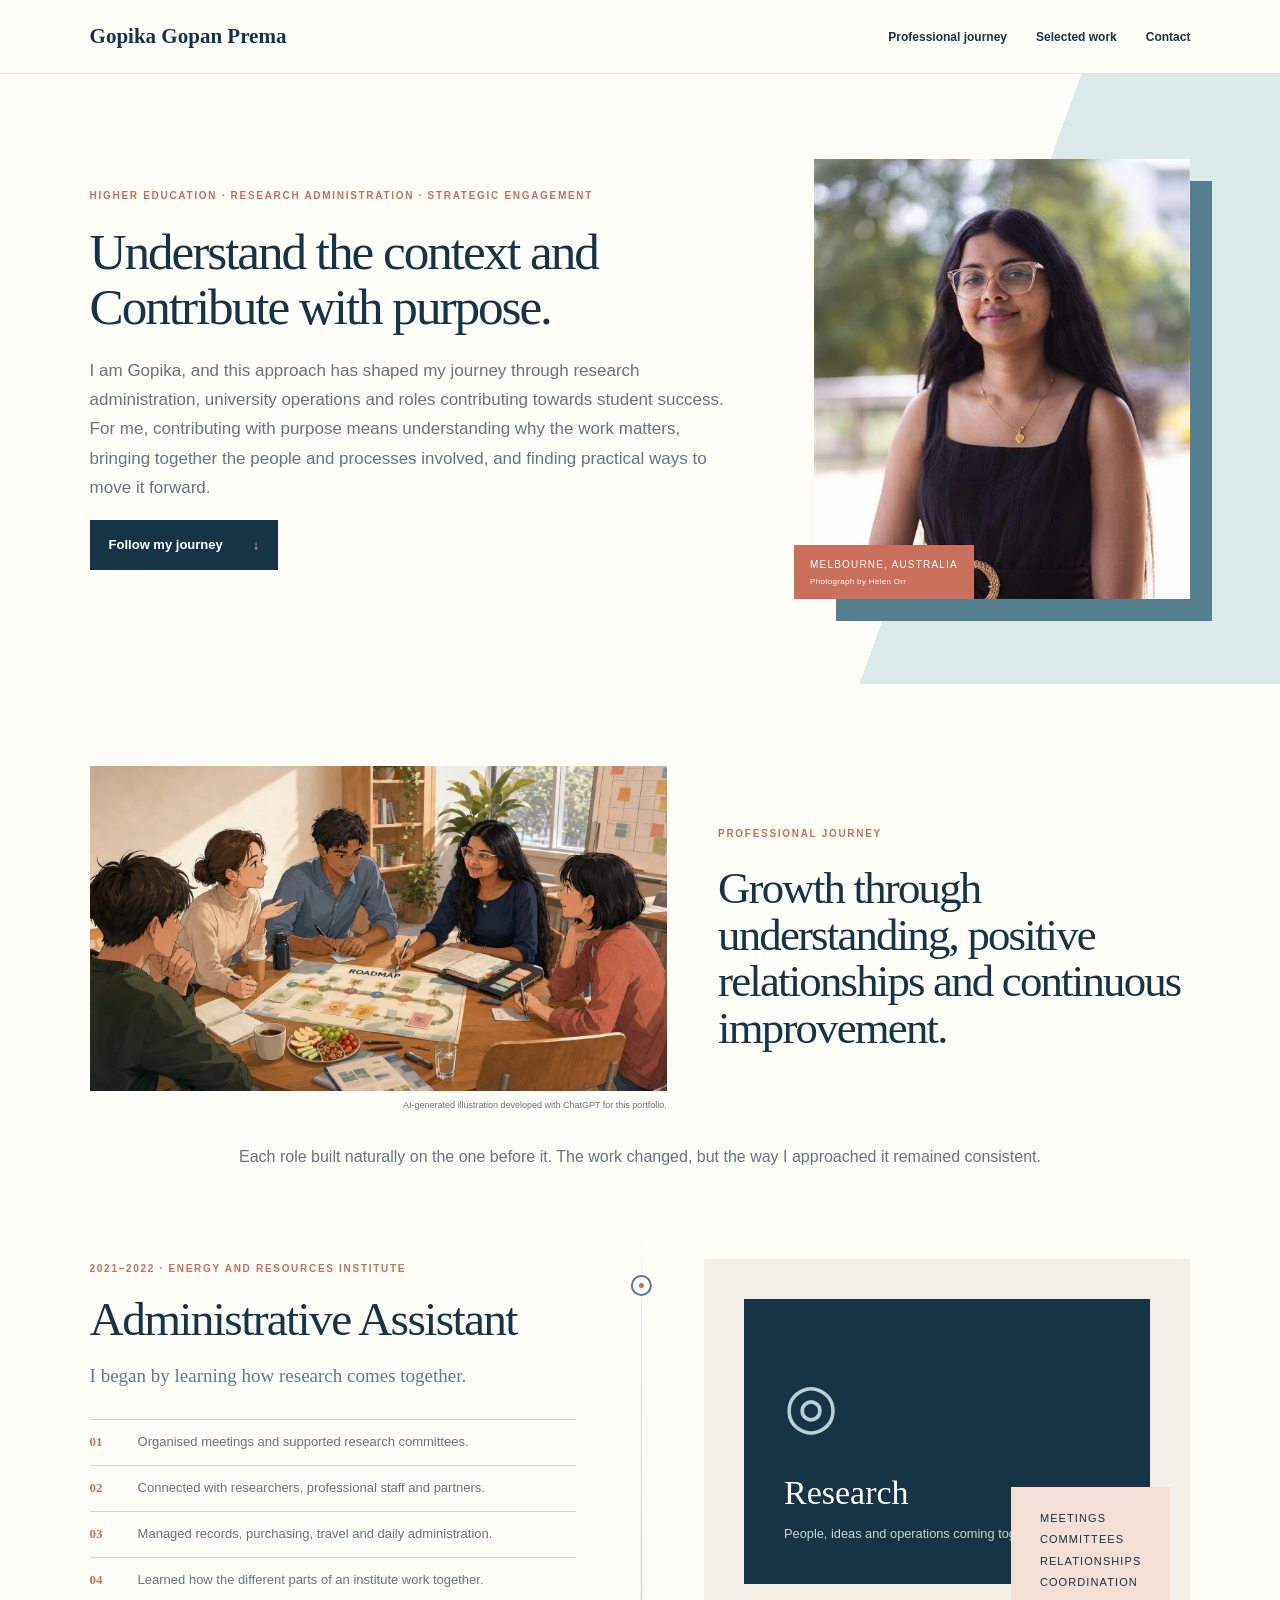
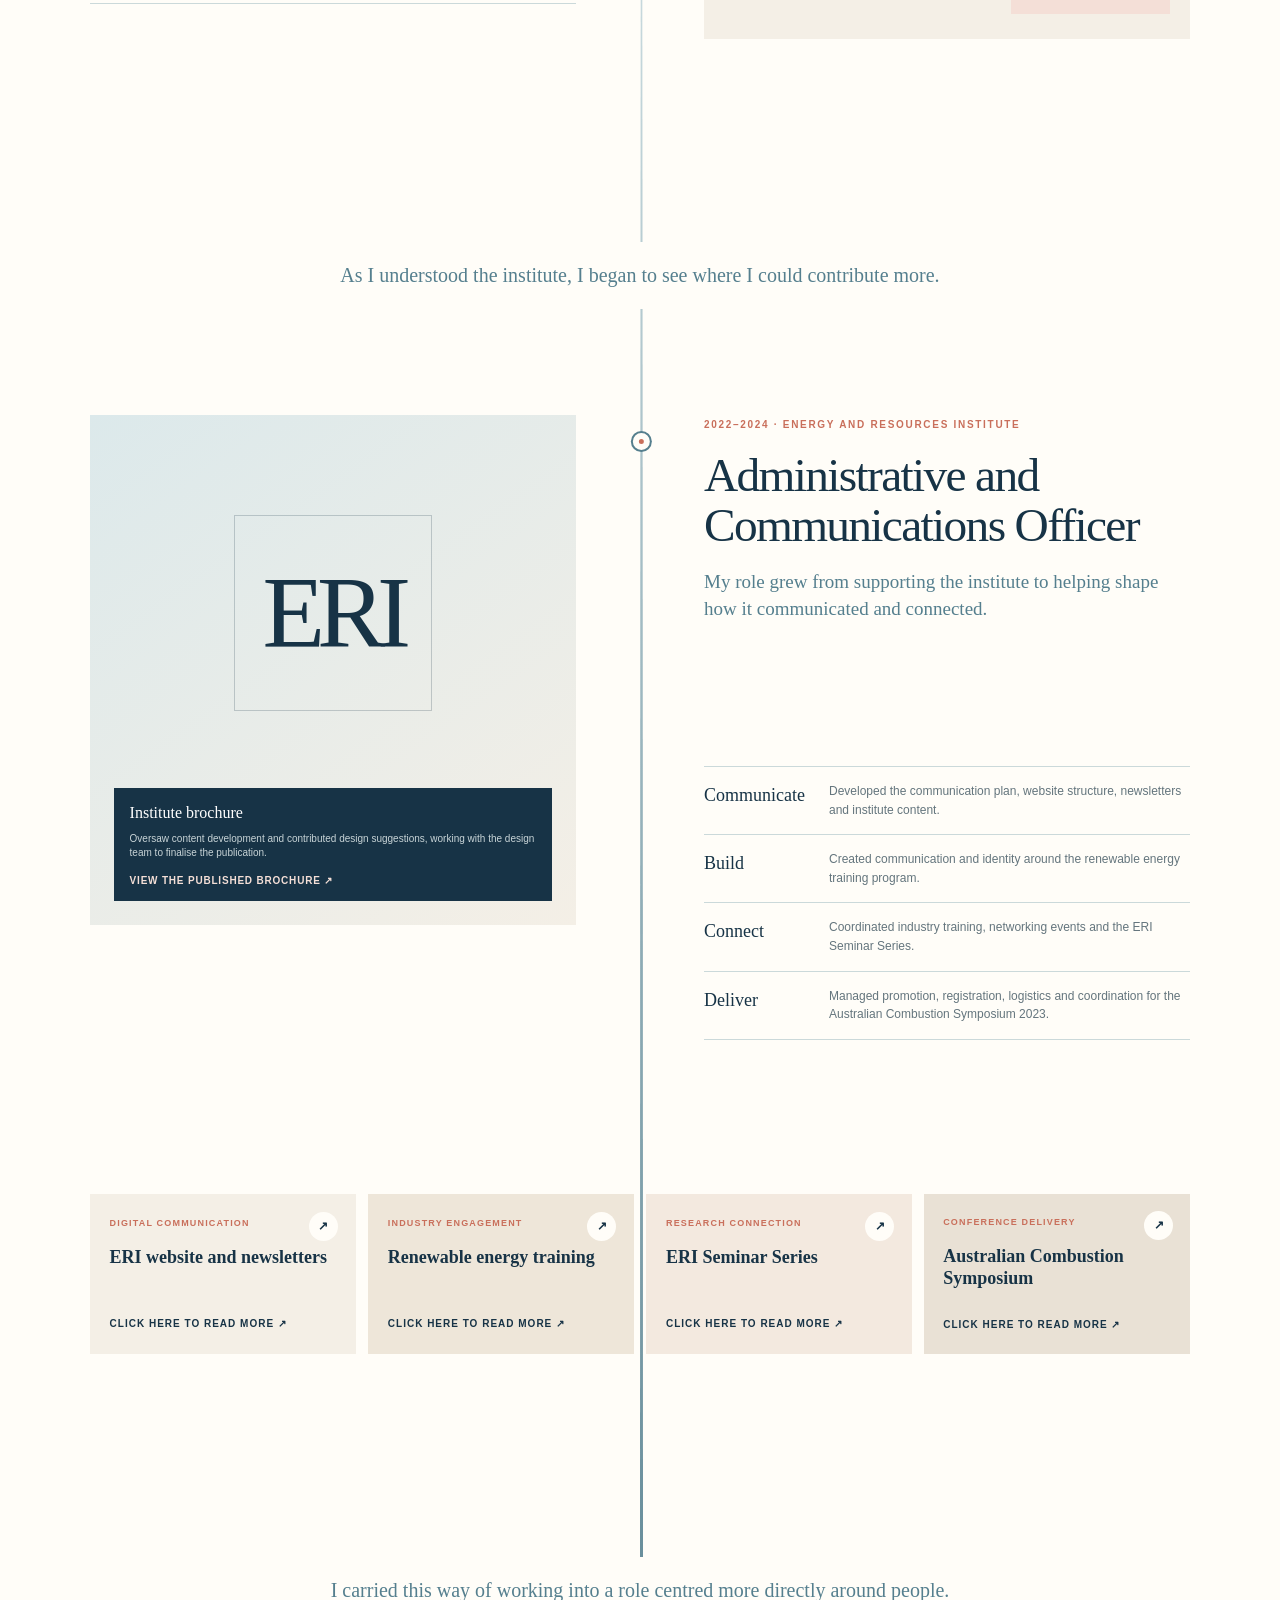
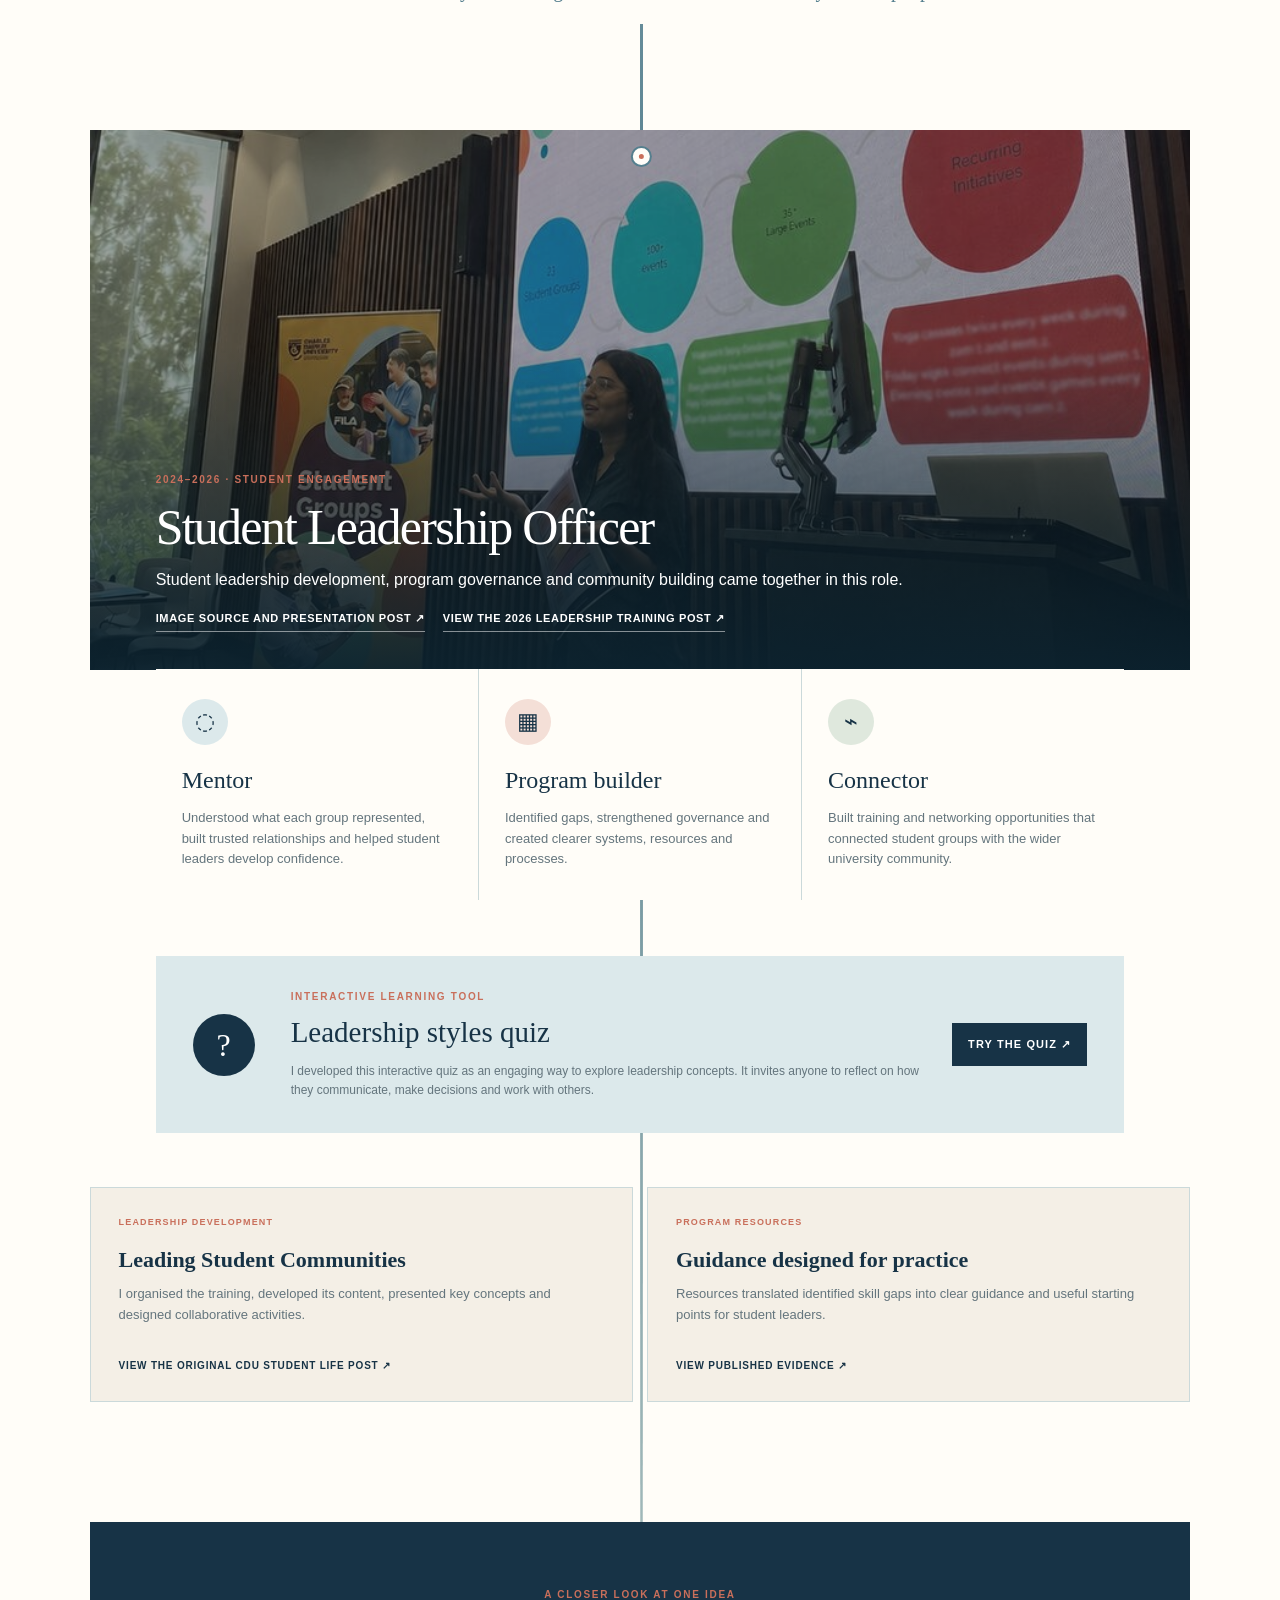
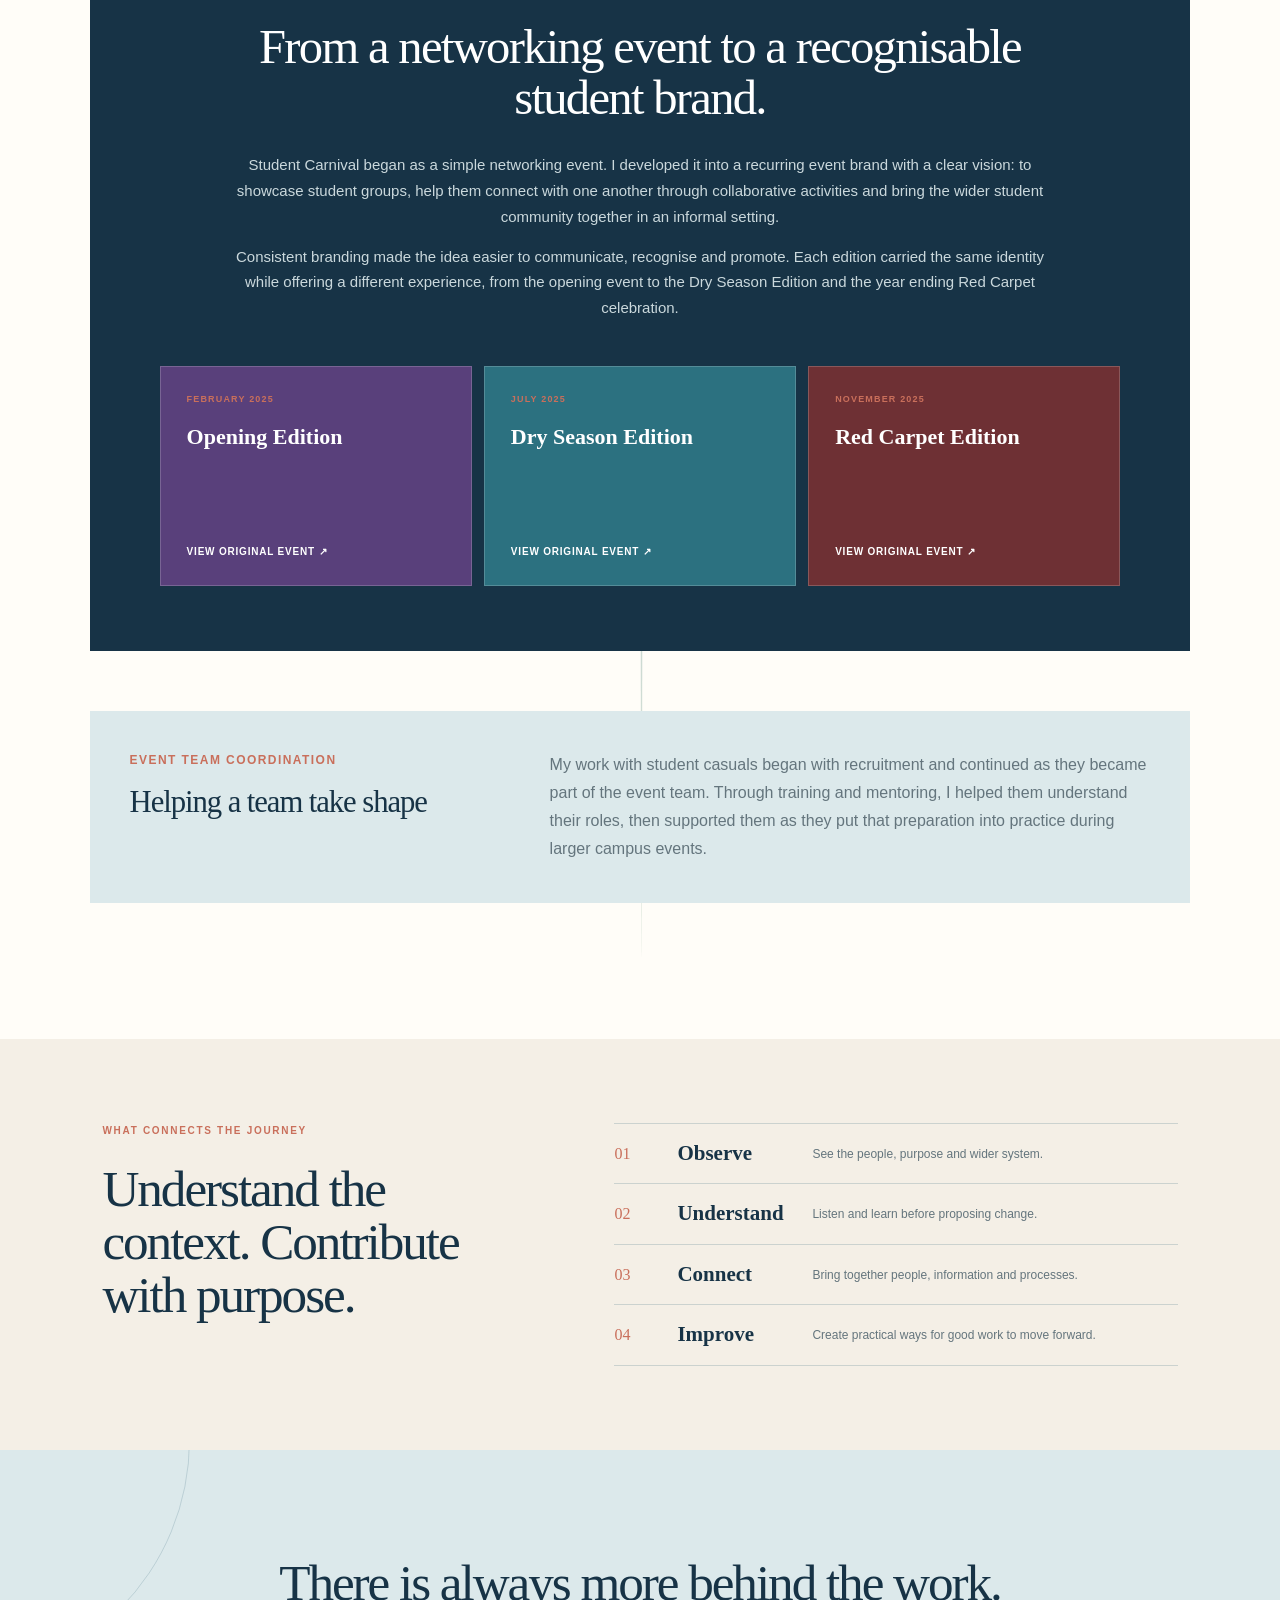
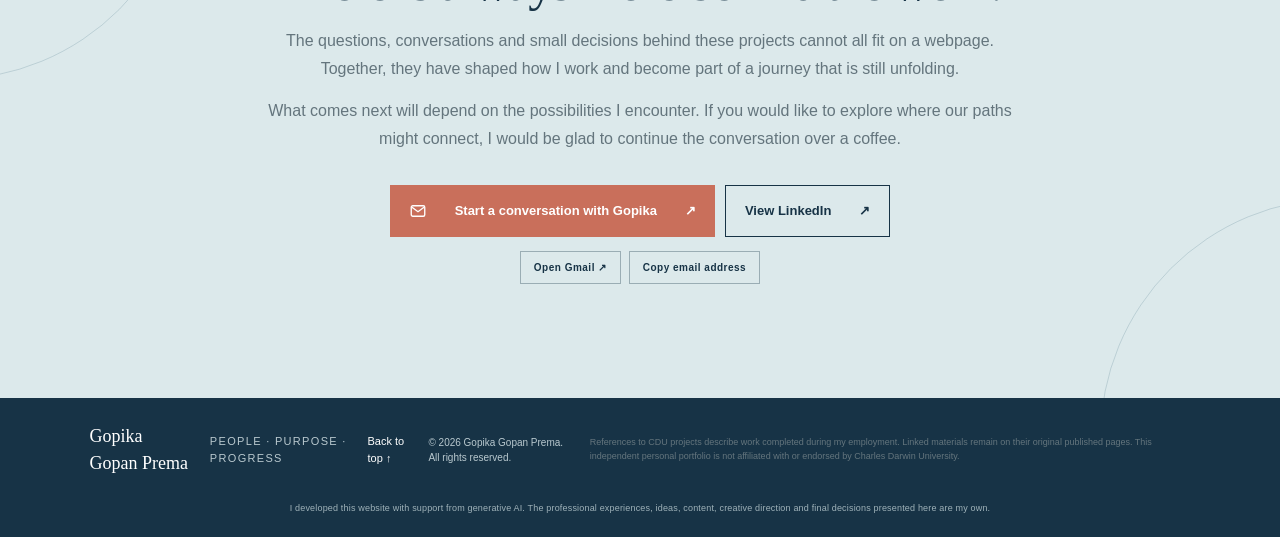
<file: index.html>
<!DOCTYPE html><html lang="en"><head><meta charSet="utf-8"/><meta name="viewport" content="width=device-width, initial-scale=1"/><link rel="preload" href="./gopika-gopan.jpg" as="image"/><link rel="preload" href="./gopika-student-groups-presentation.jpg" as="image"/><link rel="stylesheet" href="./style.css?v=20"><title>Gopika Gopan Prema | Job Application Portfolio</title><meta name="description" content="Higher education professional connecting people, processes and purpose across research administration, student success and governance."/><meta property="og:title" content="Gopika Gopan Prema | Professional Journey"/><meta property="og:description" content="Higher education · Research administration · Strategic engagement"/><meta property="og:image" content="https://gopika2093.github.io/gopikaportfolio/gopikaportfolio/og.jpg"/><meta property="og:image:width" content="1200"/><meta property="og:image:height" content="630"/><meta property="og:image:alt" content="Gopika Gopan Prema professional portfolio"/><meta name="twitter:card" content="summary_large_image"/><meta name="twitter:title" content="Gopika Gopan Prema | Professional Journey"/><meta name="twitter:description" content="Higher education · Research administration · Strategic engagement"/><meta name="twitter:image" content="https://gopika2093.github.io/gopikaportfolio/gopikaportfolio/og.jpg"/><link rel="shortcut icon" href="https://gopika2093.github.io/gopikaportfolio/favicon.svg"/><link rel="icon" href="https://gopika2093.github.io/gopikaportfolio/favicon.svg"/>
<style>footer small{color:#b9c9cf;font-size:10px}</style>
<style>
.event-team{position:relative;z-index:2;display:grid;grid-template-columns:minmax(0,.8fr) minmax(0,1.35fr);gap:clamp(28px,5vw,64px);align-items:start;background:var(--blue-light);color:var(--ink);text-align:left;padding:40px;margin-top:60px;scroll-margin-top:100px}
.event-team h4{font-family:Georgia,serif;font-size:clamp(26px,2.4vw,32px);font-weight:400;letter-spacing:-.035em;line-height:1.16;margin:0}
.event-team .period{font-size:12px;line-height:1.5;letter-spacing:.12em;margin:0 0 16px}
.event-team p:not(.period){font-family:Arial,Helvetica,sans-serif;font-size:16px;line-height:1.75;color:var(--muted);margin:0}
.event-team .event-team-copy p+p{margin-top:20px}
@media(max-width:950px){.event-team{grid-template-columns:1fr;gap:32px;padding:32px;margin-left:70px}}
@media(max-width:620px){.event-team{padding:26px 22px;margin:44px 0 0 42px;gap:24px}.event-team h4{font-size:28px}.event-team .event-team-copy p+p{margin-top:16px}}
</style></head><body><main><nav class="nav"><a class="name" href="#top">Gopika Gopan Prema</a><div><a href="#journey">Professional journey</a><a href="#work">Selected work</a><a href="#contact">Contact</a></div></nav><section class="hero" id="top"><div class="hero-copy"><p class="eyebrow">Higher education · Research administration · Strategic engagement</p><h1>Understand the context and Contribute with purpose.</h1><p>I am Gopika, and this approach has shaped my journey through research administration, university operations and roles contributing towards student success. For me, contributing with purpose means understanding why the work matters, bringing together the people and processes involved, and finding practical ways to move it forward.</p><a href="#journey">Follow my journey <span>↓</span></a></div><figure class="hero-photo"><span></span><img src="./gopika-gopan.jpg" alt="Gopika Gopan Prema"/><figcaption>Melbourne, Australia<small>Photograph by Helen Orr</small></figcaption></figure></section><section class="journey" id="journey"><div class="journey-opening"><header class="section-intro"><p class="eyebrow">Professional journey</p><h2>Growth through understanding, positive relationships and continuous improvement.</h2></header><figure class="journey-visual"><img src="./professional-journey-roadmap.webp" alt="Gopika facilitating a collaborative workshop where fictional participants contribute feedback to a shared roadmap"/><figcaption>AI-generated illustration developed with ChatGPT for this portfolio.</figcaption></figure></div><p class="journey-summary">Each role built naturally on the one before it. The work changed, but the way I approached it remained consistent.</p><div class="path"><article class="role role_admin"><div class="role-copy"><p class="period">2021–2022 · Energy and Resources Institute</p><h3>Administrative Assistant</h3><p class="role-lead">I began by learning how research comes together.</p><ul><li><span>01</span>Organised meetings and supported research committees.</li><li><span>02</span>Connected with researchers, professional staff and partners.</li><li><span>03</span>Managed records, purchasing, travel and daily administration.</li><li><span>04</span>Learned how the different parts of an institute work together.</li></ul></div><div class="role-scene admin-scene"><div class="scene-card"><span class="scene-symbol">◎</span><p>Research</p><small>People, ideas and operations coming together</small></div><div class="scene-note"><p>Meetings</p><p>Committees</p><p>Relationships</p><p>Coordination</p></div></div><p class="transition">As I understood the institute, I began to see where I could contribute more.</p></article><article class="role role_comms" id="work"><div class="role-copy"><p class="period">2022–2024 · Energy and Resources Institute</p><h3>Administrative and Communications Officer</h3><p class="role-lead">My role grew from supporting the institute to helping shape how it communicated and connected.</p></div><a class="brochure-feature evidence-feature" href="https://lnkd.in/p/gXzjBz3s" target="_blank" rel="noreferrer"><div class="evidence-symbol" aria-hidden="true">ERI</div><span><strong>Institute brochure</strong><small>Oversaw content development and contributed design suggestions, working with the design team to finalise the publication.</small><em>View the published brochure ↗</em></span></a><div class="work-lines"><div><span>Communicate</span><p>Developed the communication plan, website structure, newsletters and institute content.</p></div><div><span>Build</span><p>Created communication and identity around the renewable energy training program.</p></div><div><span>Connect</span><p>Coordinated industry training, networking events and the ERI Seminar Series.</p></div><div><span>Deliver</span><p>Managed promotion, registration, logistics and coordination for the Australian Combustion Symposium 2023.</p></div></div><div class="role-links"><a href="https://www.cdu.edu.au/eri" target="_blank" rel="noreferrer"><small>Digital communication</small><strong>ERI website and newsletters</strong><span>Click here to read more ↗</span></a><a href="https://www.cdu.edu.au/eri/remhart/training-program" target="_blank" rel="noreferrer"><small>Industry engagement</small><strong>Renewable energy training</strong><span>Click here to read more ↗</span></a><a href="https://www.cdu.edu.au/eri/connect/eri-seminar-series" target="_blank" rel="noreferrer"><small>Research connection</small><strong>ERI Seminar Series</strong><span>Click here to read more ↗</span></a><a href="https://anz-combustioninstitute.org/ACS2023/index.php" target="_blank" rel="noreferrer"><small>Conference delivery</small><strong>Australian Combustion Symposium</strong><span>Click here to read more ↗</span></a></div><p class="transition">I carried this way of working into a role centred more directly around people.</p></article><article class="role role_students"><div class="student-hero"><img src="./gopika-student-groups-presentation.jpg" alt="Gopika presenting an overview of the student group program"/><div><p class="period">2024–2026 · Student Engagement</p><h3>Student Leadership Officer</h3><p>Student leadership development, program governance and community building came together in this role.</p><div class="student-source-links"><a class="source-link" href="https://www.linkedin.com/posts/sarah-elizabeth-fletcher_studentsuccess-youmakecdu-ugcPost-7297562436046401536-69mA?utm_source=share&utm_medium=member_desktop&rcm=ACoAADdho8oBMFc4cbIEYfp50_zuOxEUNGWDeOI" target="_blank" rel="noreferrer">Image source and presentation post ↗</a><a class="source-link" href="https://www.facebook.com/share/p/1DYsWF31wo/" target="_blank" rel="noreferrer">View the 2026 leadership training post ↗</a></div></div></div><div class="three-dimensions"><section><span class="dimension-icon">◌</span><h4>Mentor</h4><p>Understood what each group represented, built trusted relationships and helped student leaders develop confidence.</p></section><section><span class="dimension-icon">▦</span><h4>Program builder</h4><p>Identified gaps, strengthened governance and created clearer systems, resources and processes.</p></section><section><span class="dimension-icon">⌁</span><h4>Connector</h4><p>Built training and networking opportunities that connected student groups with the wider university community.</p></section></div><a class="quiz-feature" id="leadership-quiz-link" href="https://gopika2093.github.io/leadership-quiz/" target="_blank" rel="noreferrer"><span class="quiz-mark">?</span><div><p class="period">Interactive learning tool</p><h4>Leadership styles quiz</h4><p>I developed this interactive quiz as an engaging way to explore leadership concepts. It invites anyone to reflect on how they communicate, make decisions and work with others.</p></div><strong>Try the quiz ↗</strong></a><div class="evidence-grid training-evidence"><a class="evidence-card" href="https://www.facebook.com/share/p/1DYsWF31wo/" target="_blank" rel="noreferrer"><small>Leadership development</small><strong>Leading Student Communities</strong><p>I organised the training, developed its content, presented key concepts and designed collaborative activities.</p><span>View the original CDU Student Life post ↗</span></a><a class="evidence-card" href="https://www.facebook.com/share/p/1DYsWF31wo/" target="_blank" rel="noreferrer"><small>Program resources</small><strong>Guidance designed for practice</strong><p>Resources translated identified skill gaps into clear guidance and useful starting points for student leaders.</p><span>View published evidence ↗</span></a></div><section class="carnival-story"><div class="carnival-copy"><p class="period">A closer look at one idea</p><h4>From a networking event to a recognisable student brand.</h4><p>Student Carnival began as a simple networking event. I developed it into a recurring event brand with a clear vision: to showcase student groups, help them connect with one another through collaborative activities and bring the wider student community together in an informal setting.</p><p>Consistent branding made the idea easier to communicate, recognise and promote. Each edition carried the same identity while offering a different experience, from the opening event to the Dry Season Edition and the year ending Red Carpet celebration.</p></div><div class="carnival-gallery carnival-links"><a class="edition-card edition-opening" href="https://www.facebook.com/events/1378374796906551" target="_blank" rel="noreferrer"><small>February 2025</small><strong>Opening Edition</strong><span>View original event ↗</span></a><a class="edition-card edition-dry" href="https://www.facebook.com/events/962247579972314" target="_blank" rel="noreferrer"><small>July 2025</small><strong>Dry Season Edition</strong><span>View original event ↗</span></a><a class="edition-card edition-red" href="https://www.facebook.com/events/1316434296887896" target="_blank" rel="noreferrer"><small>November 2025</small><strong>Red Carpet Edition</strong><span>View original event ↗</span></a></div></section>
<section class="event-team" id="event-team-coordination" aria-labelledby="event-team-title">
<header>
<p class="period">Event team coordination</p>
<h4 id="event-team-title">Helping a team take shape</h4>
</header>
<div class="event-team-copy">
<p>My work with student casuals began with recruitment and continued as they became part of the event team. Through training and mentoring, I helped them understand their roles, then supported them as they put that preparation into practice during larger campus events.</p>
</div>
</section>
</article></div></section><section class="approach"><div><p class="eyebrow">What connects the journey</p><h2>Understand the context. Contribute with purpose.</h2></div><ol><li><span>01</span><strong>Observe</strong><p>See the people, purpose and wider system.</p></li><li><span>02</span><strong>Understand</strong><p>Listen and learn before proposing change.</p></li><li><span>03</span><strong>Connect</strong><p>Bring together people, information and processes.</p></li><li><span>04</span><strong>Improve</strong><p>Create practical ways for good work to move forward.</p></li></ol></section><section class="contact" id="contact"><h2>There is always more behind the work.</h2><p>The questions, conversations and small decisions behind these projects cannot all fit on a webpage. Together, they have shaped how I work and become part of a journey that is still unfolding.</p><p>What comes next will depend on the possibilities I encounter. If you would like to explore where our paths might connect, I would be glad to continue the conversation over a coffee.</p><div class="contact-actions"><a href="mailto:gopikagopan2093@gmail.com?subject=Coffee%20and%20conversation%20with%20Gopika%20Gopan%20Prema"><svg class="mail-icon" viewBox="0 0 24 24" aria-hidden="true" focusable="false"><rect x="3" y="5" width="18" height="14" rx="2"></rect><path d="m4 7 8 6 8-6"></path></svg> Start a conversation with Gopika <span>↗</span></a><a class="linkedin" href="https://www.linkedin.com/in/gopika-gopan-prema-14a20421b/" target="_blank" rel="noreferrer">View LinkedIn <span>↗</span></a></div><div class="contact-email-options" aria-label="Alternative email options"><a href="https://mail.google.com/mail/?view=cm&amp;fs=1&amp;to=gopikagopan2093@gmail.com&amp;su=Coffee%20and%20conversation%20with%20Gopika%20Gopan%20Prema" target="_blank" rel="noreferrer">Open Gmail ↗</a><button type="button" id="copy-email">Copy email address</button><p class="copy-status" id="copy-status" aria-live="polite"></p></div></section><footer><p>Gopika Gopan Prema</p><span>People · Purpose · Progress</span><a href="#top">Back to top ↑</a><small>© 2026 Gopika Gopan Prema. All rights reserved.</small><small class="independence-note">References to CDU projects describe work completed during my employment. Linked materials remain on their original published pages. This independent personal portfolio is not affiliated with or endorsed by Charles Darwin University.</small></footer><p class="ai-disclosure">I developed this website with support from generative AI. The professional experiences, ideas, content, creative direction and final decisions presented here are my own.</p></main><script>document.getElementById("leadership-quiz-link").addEventListener("click",function(event){event.preventDefault();window.open("https://gopika2093.github.io/leadership-quiz/?session="+Date.now(),"_blank","noopener,noreferrer");});document.getElementById("copy-email").addEventListener("click",async function(){const email="gopikagopan2093@gmail.com",status=document.getElementById("copy-status");try{await navigator.clipboard.writeText(email);status.textContent="Email address copied."}catch(e){const input=document.createElement("textarea");input.value=email;document.body.appendChild(input);input.select();document.execCommand("copy");input.remove();status.textContent="Email address copied."}});</script></body></html>
</file>
<file: style.css>
/*! tailwindcss v4.2.1 | MIT License | https://tailwindcss.com */
@layer theme{:root,:host{--font-sans:ui-sans-serif, system-ui, sans-serif, "Apple Color Emoji", "Segoe UI Emoji", "Segoe UI Symbol", "Noto Color Emoji";--font-mono:ui-monospace, SFMono-Regular, Menlo, Monaco, Consolas, "Liberation Mono", "Courier New", monospace;--spacing:.25rem;--default-transition-duration:.15s;--default-transition-timing-function:cubic-bezier(.4, 0, .2, 1);--default-font-family:var(--font-sans);--default-mono-font-family:var(--font-mono)}}@layer base{*,:after,:before,::backdrop{box-sizing:border-box;border:0 solid;margin:0;padding:0}::file-selector-button{box-sizing:border-box;border:0 solid;margin:0;padding:0}html,:host{-webkit-text-size-adjust:100%;tab-size:4;line-height:1.5;font-family:var(--default-font-family,ui-sans-serif, system-ui, sans-serif, "Apple Color Emoji", "Segoe UI Emoji", "Segoe UI Symbol", "Noto Color Emoji");font-feature-settings:var(--default-font-feature-settings,normal);font-variation-settings:var(--default-font-variation-settings,normal);-webkit-tap-highlight-color:transparent}hr{height:0;color:inherit;border-top-width:1px}abbr:where([title]){-webkit-text-decoration:underline dotted;text-decoration:underline dotted}h1,h2,h3,h4,h5,h6{font-size:inherit;font-weight:inherit}a{color:inherit;-webkit-text-decoration:inherit;-webkit-text-decoration:inherit;-webkit-text-decoration:inherit;-webkit-text-decoration:inherit;text-decoration:inherit}b,strong{font-weight:bolder}code,kbd,samp,pre{font-family:var(--default-mono-font-family,ui-monospace, SFMono-Regular, Menlo, Monaco, Consolas, "Liberation Mono", "Courier New", monospace);font-feature-settings:var(--default-mono-font-feature-settings,normal);font-variation-settings:var(--default-mono-font-variation-settings,normal);font-size:1em}small{font-size:80%}sub,sup{vertical-align:baseline;font-size:75%;line-height:0;position:relative}sub{bottom:-.25em}sup{top:-.5em}table{text-indent:0;border-color:inherit;border-collapse:collapse}:-moz-focusring{outline:auto}progress{vertical-align:baseline}summary{display:list-item}ol,ul,menu{list-style:none}img,svg,video,canvas,audio,iframe,embed,object{vertical-align:middle;display:block}img,video{max-width:100%;height:auto}button,input,select,optgroup,textarea{font:inherit;font-feature-settings:inherit;font-variation-settings:inherit;letter-spacing:inherit;color:inherit;opacity:1;background-color:#0000;border-radius:0}::file-selector-button{font:inherit;font-feature-settings:inherit;font-variation-settings:inherit;letter-spacing:inherit;color:inherit;opacity:1;background-color:#0000;border-radius:0}:where(select:is([multiple],[size])) optgroup{font-weight:bolder}:where(select:is([multiple],[size])) optgroup option{padding-inline-start:20px}::file-selector-button{margin-inline-end:4px}::placeholder{opacity:1}@supports (not ((-webkit-appearance:-apple-pay-button))) or (contain-intrinsic-size:1px){::placeholder{color:currentColor}@supports (color:color-mix(in lab, red, red)){::placeholder{color:color-mix(in oklab, currentcolor 50%, transparent)}}}textarea{resize:vertical}::-webkit-search-decoration{-webkit-appearance:none}::-webkit-date-and-time-value{min-height:1lh;text-align:inherit}::-webkit-datetime-edit{display:inline-flex}::-webkit-datetime-edit-fields-wrapper{padding:0}::-webkit-datetime-edit{padding-block:0}::-webkit-datetime-edit-year-field{padding-block:0}::-webkit-datetime-edit-month-field{padding-block:0}::-webkit-datetime-edit-day-field{padding-block:0}::-webkit-datetime-edit-hour-field{padding-block:0}::-webkit-datetime-edit-minute-field{padding-block:0}::-webkit-datetime-edit-second-field{padding-block:0}::-webkit-datetime-edit-millisecond-field{padding-block:0}::-webkit-datetime-edit-meridiem-field{padding-block:0}::-webkit-calendar-picker-indicator{line-height:1}:-moz-ui-invalid{box-shadow:none}button,input:where([type=button],[type=reset],[type=submit]){appearance:button}::file-selector-button{appearance:button}::-webkit-inner-spin-button{height:auto}::-webkit-outer-spin-button{height:auto}[hidden]:where(:not([hidden=until-found])){display:none!important}}@layer components;@layer utilities{.visible{visibility:visible}.relative{position:relative}.start{inset-inline-start:var(--spacing)}.table{display:table}.transition{transition-property:color,background-color,border-color,outline-color,text-decoration-color,fill,stroke,--tw-gradient-from,--tw-gradient-via,--tw-gradient-to,opacity,box-shadow,transform,translate,scale,rotate,filter,-webkit-backdrop-filter,backdrop-filter,display,content-visibility,overlay,pointer-events;transition-timing-function:var(--tw-ease,var(--default-transition-timing-function));transition-duration:var(--tw-duration,var(--default-transition-duration))}}:root{--ink:#173346;--blue:#557f8e;--blue-light:#dce9eb;--sage:#dfe8dd;--coral:#c96f5b;--coral-light:#f4dfd7;--ivory:#fffdf8;--sand:#f4efe6;--muted:#64757d;--line:#cbd9da}*{box-sizing:border-box}html{scroll-behavior:smooth}body{background:var(--ivory);color:var(--ink);margin:0;font-family:Arial,Helvetica,sans-serif}a{color:inherit;text-decoration:none}.nav{-webkit-backdrop-filter:blur(14px);backdrop-filter:blur(14px);z-index:20;background:#fffdf8f0;border-bottom:1px solid #dbe3e2;justify-content:space-between;align-items:center;height:74px;padding:0 clamp(22px,7vw,110px);display:flex;position:sticky;top:0}.name{font-family:Georgia,serif;font-size:21px;font-weight:700}.nav div{gap:29px;font-size:12px;font-weight:700;display:flex}.nav div a:hover{color:var(--coral)}.eyebrow,.period{color:var(--coral);text-transform:uppercase;letter-spacing:.17em;font-size:10px;font-weight:800}.hero{background:linear-gradient(110deg,var(--ivory) 0 72%,var(--blue-light) 72%);grid-template-columns:1.17fr .68fr;align-items:center;gap:8vw;min-height:700px;padding:72px clamp(22px,8vw,125px);display:grid}.hero-copy{max-width:810px}.hero h1{letter-spacing:-.04em;margin:28px 0;font-family:Georgia,serif;font-size:clamp(42px,4.4vw,64px);line-height:1.06}.hero-copy>p:not(.eyebrow){max-width:680px;color:var(--muted);font-size:17px;line-height:1.72}.hero-copy>a{background:var(--ink);color:#fff;align-items:center;gap:30px;margin-top:18px;padding:15px 19px;font-size:13px;font-weight:700;display:inline-flex}.hero-copy>a span{color:#efb89e}.hero-photo{height:510px;margin:0;position:relative}.hero-photo>span{background:var(--blue);position:absolute;inset:22px -22px -22px 22px}.hero-photo img{object-fit:cover;object-position:50% 27%;filter:saturate(.86);width:100%;height:100%;position:absolute;inset:0}.hero-photo figcaption{background:var(--coral);color:#fff;text-transform:uppercase;letter-spacing:.12em;padding:12px 16px;font-size:10px;position:absolute;bottom:0;left:-20px}.journey{padding:115px clamp(22px,8vw,130px);overflow:hidden}.section-intro{grid-template-columns:.28fr .9fr .55fr;align-items:start;gap:5vw;margin-bottom:100px;display:grid}.section-intro h2,.approach h2,.contact h2{letter-spacing:-.04em;margin:0;font-family:Georgia,serif;font-size:clamp(42px,5vw,70px);line-height:1.04}.section-intro>p:last-child{color:var(--muted);margin:5px 0;font-size:15px;line-height:1.7}.path{max-width:1160px;margin:auto;position:relative}.path:before{content:"";background:linear-gradient(var(--blue-light),var(--blue),var(--sage));border-radius:50%;width:3px;position:absolute;top:0;bottom:0;left:50%}.role{padding:25px 0 125px;position:relative}.role:before{content:"";background:var(--coral);border:6px solid var(--ivory);width:17px;height:17px;box-shadow:0 0 0 2px var(--blue);z-index:3;border-radius:50%;position:absolute;top:36px;left:50%;transform:translate(-42%)}.role_admin,.role_comms{grid-template-columns:1fr 1fr;align-items:start;gap:10vw;display:grid}.role-copy{padding-top:2px}.role h3{letter-spacing:-.035em;margin:18px 0;font-family:Georgia,serif;font-size:clamp(35px,4.25vw,58px);line-height:1.06}.role-lead{color:var(--blue);max-width:500px;font-family:Georgia,serif;font-size:21px;line-height:1.45}.role-copy ul{border-top:1px solid var(--line);margin:30px 0 0;padding:0;list-style:none}.role-copy li{border-bottom:1px solid var(--line);color:var(--muted);grid-template-columns:38px 1fr;gap:10px;padding:13px 0;font-size:13px;line-height:1.45;display:grid}.role-copy li span{color:var(--coral);font-family:Georgia,serif;font-weight:700}.role-scene{background:var(--sand);min-height:430px;padding:50px;position:relative}.scene-card{background:var(--ink);color:#fff;flex-direction:column;justify-content:flex-end;height:285px;padding:40px;display:flex}.scene-symbol{color:#bad0d4;font-size:62px}.scene-card p{margin:15px 0 6px;font-family:Georgia,serif;font-size:34px}.scene-card small{color:#c8d4d7;line-height:1.5}.scene-note{background:var(--coral-light);padding:18px 24px;position:absolute;bottom:25px;right:20px}.scene-note p{text-transform:uppercase;letter-spacing:.1em;margin:5px;font-size:11px}.transition{z-index:2;background:var(--ivory);text-align:center;width:60%;color:var(--blue);grid-column:1/-1;margin:75px auto 0;padding:19px;font-family:Georgia,serif;font-size:20px;line-height:1.45;position:relative}.role_comms .role-copy{grid-column:2}.brochure-feature{background:var(--sand);grid-area:1/1/span 2;place-items:center;min-height:590px;padding:28px;display:grid;position:relative}.brochure-feature img{max-width:100%;max-height:510px;box-shadow:0 18px 40px #17334629}.brochure-feature>span{background:var(--ink);color:#fff;padding:13px 16px;font-family:Georgia,serif;font-size:16px;position:absolute;bottom:10px;left:10px}.brochure-feature small{color:#c8d4d7;font-family:Arial,sans-serif;font-size:10px}.work-lines{border-top:1px solid var(--line);grid-column:2;margin-top:15px}.work-lines div{border-bottom:1px solid var(--line);grid-template-columns:110px 1fr;gap:15px;padding:15px 0;display:grid}.work-lines span{font-family:Georgia,serif;font-size:18px}.work-lines p{color:var(--muted);margin:0;font-size:12px;line-height:1.55}.role-links{border-top:1px solid var(--line);border-bottom:1px solid var(--line);grid-column:1/-1;grid-template-columns:repeat(4,1fr);margin-top:35px;display:grid}.role-links a{border-right:1px solid var(--line);padding:17px 14px;font-size:11px;font-weight:700}.role-links a:last-child{border:0}.role-links a:hover{background:var(--blue-light)}.role_students{padding-bottom:70px;display:block}.student-hero{background:var(--ink);min-height:650px;position:relative;overflow:hidden}.student-hero img{object-fit:cover;object-position:center 47%;filter:brightness(.64)saturate(.75);width:100%;height:650px}.student-hero:after{content:"";background:linear-gradient(#0000,#0c2330eb);position:absolute;inset:40% 0 0}.student-hero>div{z-index:2;color:#fff;position:absolute;bottom:7%;left:6%;right:6%}.student-hero h3{margin:14px 0;font-size:clamp(44px,6vw,76px)}.student-hero>div>p:last-child{color:#dbe5e6;max-width:690px;font-family:Georgia,serif;font-size:21px;line-height:1.5}.three-dimensions{background:var(--line);z-index:4;grid-template-columns:repeat(3,1fr);gap:1px;margin:0 6%;display:grid;position:relative;transform:translateY(-1px)}.three-dimensions section{background:var(--ivory);min-height:260px;padding:42px 30px}.dimension-icon{background:var(--blue-light);border-radius:50%;place-items:center;width:46px;height:46px;font-size:23px;display:grid}.three-dimensions section:nth-child(2) .dimension-icon{background:var(--coral-light)}.three-dimensions section:nth-child(3) .dimension-icon{background:var(--sage)}.three-dimensions h4{margin:21px 0 10px;font-family:Georgia,serif;font-size:27px}.three-dimensions p{color:var(--muted);font-size:13px;line-height:1.6}.student-gallery{grid-template-columns:1.35fr .65fr .65fr .65fr;gap:10px;margin-top:80px;display:grid}.student-gallery figure{background:var(--sand);margin:0;padding:12px}.student-gallery img{object-fit:cover;width:100%;height:400px}.student-gallery figure:nth-child(2) img{object-position:center top}.student-gallery figure:nth-child(3) img,.student-gallery figure:nth-child(4) img{object-fit:contain;background:#eee9df}.student-gallery figcaption{padding:12px 3px 4px}.student-gallery strong,.student-gallery span{display:block}.student-gallery strong{font-family:Georgia,serif;font-size:17px}.student-gallery span{color:var(--muted);margin-top:5px;font-size:10px;line-height:1.4}.approach{background:var(--sand);grid-template-columns:.75fr 1fr;align-items:start;gap:9vw;padding:115px clamp(22px,10vw,160px);display:grid}.approach h2{margin-top:24px}.approach ol{border-top:1px solid #cbd2cf;margin:0;padding:0;list-style:none}.approach li{border-bottom:1px solid #cbd2cf;grid-template-columns:48px 120px 1fr;align-items:center;gap:15px;padding:18px 0;display:grid}.approach li>span{color:var(--coral);font-family:Georgia,serif}.approach strong{font-family:Georgia,serif;font-size:21px}.approach li p{color:var(--muted);margin:0;font-size:12px;line-height:1.5}.contact{background:var(--blue-light);text-align:center;padding:125px clamp(22px,12vw,190px);position:relative;overflow:hidden}.contact:before,.contact:after{content:"";border:1px solid #557f8e3d;border-radius:50%;width:480px;height:480px;position:absolute}.contact:before{top:-250px;left:-290px}.contact:after{bottom:-280px;right:-300px}.contact>*{z-index:1;position:relative}.contact h2{max-width:850px;margin:24px auto}.contact>p:not(.eyebrow){max-width:760px;color:var(--muted);margin:14px auto;font-size:16px;line-height:1.75}.contact>p:nth-of-type(3){color:var(--ink);font-family:Georgia,serif;font-size:19px}.contact-actions{flex-wrap:wrap;justify-content:center;gap:10px;margin-top:12px;display:flex}.contact-actions>a{background:var(--coral);color:#fff;align-items:center;gap:28px;margin-top:18px;padding:15px 19px;font-size:13px;font-weight:700;display:inline-flex}.contact-actions .linkedin{color:var(--ink);border:1px solid var(--ink);background:0 0}footer{background:var(--ink);color:#fff;justify-content:space-between;align-items:center;gap:20px;min-height:90px;padding:25px clamp(22px,7vw,110px);font-size:11px;display:flex}footer p{font-family:Georgia,serif;font-size:18px}footer span{color:#b9c9cf;text-transform:uppercase;letter-spacing:.12em}.role-links{border:0;gap:12px}.role-links a{background:var(--sand);border:1px solid #0000;flex-direction:column;min-height:190px;padding:25px 22px;transition:transform .22s,background .22s,border-color .22s;display:flex;position:relative}.role-links a:hover{background:var(--blue-light);border-color:var(--blue);transform:translateY(-5px)}.role-links small,.role-links strong,.role-links span{display:block}.role-links small{color:var(--coral);text-transform:uppercase;letter-spacing:.13em;font-size:9px}.role-links strong{margin:20px 0;font-family:Georgia,serif;font-size:20px;line-height:1.2}.role-links span{text-transform:uppercase;letter-spacing:.1em;margin-top:auto;font-size:10px;font-weight:800}.role-links a:after{content:"↗";background:var(--ivory);border-radius:50%;place-items:center;width:29px;height:29px;font-size:12px;display:grid;position:absolute;top:17px;right:17px}.quiz-feature{background:var(--blue-light);border:1px solid #0000;grid-template-columns:70px 1fr auto;align-items:center;gap:28px;margin:55px 6% 0;padding:32px 36px;transition:transform .22s,border-color .22s;display:grid}.quiz-feature:hover{border-color:var(--blue);transform:translateY(-4px)}.quiz-mark{background:var(--ink);color:#fff;border-radius:50%;place-items:center;width:62px;height:62px;font-family:Georgia,serif;font-size:32px;display:grid}.quiz-feature h4{margin:7px 0;font-family:Georgia,serif;font-size:29px}.quiz-feature div>p:last-child{max-width:700px;color:var(--muted);margin:0;font-size:12px;line-height:1.6}.quiz-feature>strong{background:var(--ink);color:#fff;text-transform:uppercase;letter-spacing:.1em;padding:13px 16px;font-size:11px}.student-gallery{grid-template-columns:1.6fr .7fr}.student-gallery img{height:440px}.carnival-story{background:var(--ink);color:#fff;margin-top:120px;padding:75px}.carnival-copy{grid-template-columns:.28fr .8fr .7fr;align-items:start;gap:5vw;display:grid}.carnival-copy h4{letter-spacing:-.035em;margin:0;font-family:Georgia,serif;font-size:clamp(36px,4.2vw,58px);line-height:1.05}.carnival-copy>p:not(.period){color:#cad8dc;margin:0;font-size:14px;line-height:1.7}.brand-signals{flex-wrap:wrap;grid-column:2/-1;gap:8px;margin-top:24px;display:flex}.brand-signals span{text-transform:uppercase;letter-spacing:.11em;border:1px solid #ffffff3d;padding:10px 12px;font-size:9px}.carnival-gallery{grid-template-columns:repeat(3,1fr);gap:16px;margin-top:55px;display:grid}.carnival-gallery figure{background:#102a3a;margin:0;padding:12px}.carnival-gallery img{object-fit:contain;background:#0f2635;width:100%;height:520px;display:block}.carnival-gallery figcaption{color:#c4d2d6;text-transform:uppercase;letter-spacing:.1em;padding:12px 3px 2px;font-size:10px}.role-links a:first-child{background:#f4efe6}.role-links a:nth-child(2){background:#eee6d9}.role-links a:nth-child(3){background:#f3e9df}.role-links a:nth-child(4){background:#e9e1d5}.role-links a:first-child:hover{background:#ece2d3}.role-links a:nth-child(2):hover{background:#e6dac8}.role-links a:nth-child(3):hover{background:#eadbcc}.role-links a:nth-child(4):hover{background:#dfd3c2}.carnival-story{padding:65px 70px}.carnival-copy{text-align:center;max-width:940px;margin:0 auto;display:block}.carnival-copy .period{margin:0 0 20px}.carnival-copy h4{max-width:820px;margin:0 auto 28px;font-size:clamp(36px,3.8vw,54px)}.carnival-copy>p:not(.period){color:#cad8dc;max-width:820px;margin:14px auto;font-size:15px;line-height:1.72}.carnival-gallery{margin-top:45px}@media (width<=950px){.hero{background:var(--ivory);grid-template-columns:1fr;padding-bottom:100px}.hero-photo{justify-self:center;width:min(500px,90%)}.section-intro,.approach{grid-template-columns:1fr}.path:before,.role:before{left:20px}.role_admin,.role_comms{grid-template-columns:1fr;gap:35px;padding-left:70px}.role_comms .role-copy,.brochure-feature,.work-lines{grid-area:auto/1}.transition{width:100%}.student-hero{margin-left:70px}.three-dimensions{margin-left:calc(6% + 70px)}.role-links{grid-template-columns:1fr 1fr}.student-gallery{grid-template-columns:1fr 1fr;margin-left:70px}.group-photo{grid-column:1/-1}.student-gallery .group-photo img{height:470px}.carnival-story{margin-left:70px;padding:50px}.carnival-copy{display:block}.carnival-gallery{grid-template-columns:repeat(3,1fr)}.carnival-gallery img{height:410px}.approach{gap:55px}}@media (width<=620px){.nav{height:66px}.nav div a:not(:last-child){display:none}.hero{padding:50px 20px 90px}.hero h1{font-size:38px}.hero-copy>p:not(.eyebrow){font-size:16px}.hero-photo{width:92%;height:445px}.journey{padding:80px 18px}.section-intro{margin-bottom:65px}.section-intro h2,.approach h2,.contact h2{font-size:42px}.path:before,.role:before{left:9px}.role_admin,.role_comms{padding-bottom:90px;padding-left:42px}.role-scene{padding:22px}.scene-note{right:8px}.transition{margin-top:50px;font-size:17px}.brochure-feature{min-height:470px}.brochure-feature img{max-height:410px}.work-lines div,.role-links{grid-template-columns:1fr}.role-links a{border-right:0;border-bottom:1px solid var(--line)}.student-hero{min-height:520px;margin-left:42px}.student-hero img{height:520px}.three-dimensions{grid-template-columns:1fr;margin:0 0 0 42px}.three-dimensions section{min-height:0}.student-gallery{grid-template-columns:1fr;margin:55px 0 0 42px}.student-gallery .group-photo img,.student-gallery img{height:340px}.approach{padding:85px 20px}.approach li{grid-template-columns:35px 95px 1fr}.contact{padding:85px 20px}footer{flex-direction:column;align-items:flex-start}.role-links a{border:1px solid #0000;min-height:155px}.quiz-feature{grid-template-columns:52px 1fr;margin:40px 0 0 42px;padding:25px 20px}.quiz-mark{width:50px;height:50px}.quiz-feature>strong{text-align:center;grid-column:1/-1}.carnival-story{margin:80px 0 0 42px;padding:35px 22px}.carnival-copy h4{font-size:38px}.carnival-gallery{grid-template-columns:1fr}.carnival-gallery img{height:520px}}

.ai-disclosure{margin:0;padding:0 22px 22px;background:var(--ink);color:#9fb2b9;text-align:center;font-size:9px;line-height:1.5;letter-spacing:.02em}


/* Professional journey feature */
.section-intro h2{font-size:clamp(38px,4vw,54px)}
.journey-visual{width:56%;margin:-42px 0 110px auto}
.journey-visual img{display:block;width:100%;height:auto}
@media (width<=900px){
  .journey-visual{width:100%;margin:-25px 0 85px}
}
@media (width<=620px){
  .section-intro h2{font-size:36px}
  .journey-visual{margin:-25px 0 70px}
}


/* Keep Gopika visible in the Student Leadership hero crop */
.student-hero img{object-position:center 72%}


/* Journey introduction: heading and illustration together */
.journey-opening{display:grid;grid-template-columns:minmax(0,1.1fr) minmax(0,.9fr);gap:clamp(36px,5vw,82px);align-items:center}
.journey-opening .section-intro{display:block;grid-column:2;grid-row:1;margin:0}
.journey-opening .journey-visual{grid-column:1;grid-row:1}
.journey-opening .section-intro .eyebrow{margin-bottom:24px}
.journey-opening .journey-visual{width:100%;margin:0}
.journey-summary{width:100%;margin:48px 0 105px;color:var(--muted);text-align:center;font-size:17px;line-height:1.7}
@media (width<=900px){
  .journey-opening{grid-template-columns:1fr;gap:36px}
  .journey-opening .section-intro,.journey-opening .journey-visual{grid-column:auto;grid-row:auto}
  .journey-opening .journey-visual{width:100%;margin:0}
  .journey-summary{margin:34px 0 85px;text-align:left}
}


/* Reduced Student Leadership Officer title scale */
.student-hero h3{font-size:clamp(36px,4.5vw,58px)}
@media (max-width:620px){.student-hero h3{font-size:34px}}


/* Institute brochure credit */
.brochure-feature>span{max-width:360px}
.brochure-feature>span strong{display:block;font-weight:400}
.brochure-feature>span small{display:block;margin-top:7px;line-height:1.45}


/* Compact desktop rhythm: less scrolling without reducing readability */
@media (min-width:901px){
  .hero{min-height:610px;padding:54px clamp(22px,7vw,108px);gap:6vw}
  .hero h1{font-size:clamp(40px,4vw,56px);margin:22px 0}
  .hero-photo{height:440px}
  .journey{padding:82px clamp(22px,7vw,112px)}
  .journey-opening{gap:clamp(30px,4vw,62px)}
  .journey-opening .section-intro h2{font-size:clamp(36px,3.5vw,48px)}
  .journey-summary{margin:32px 0 70px;font-size:16px}
  .role{padding-top:18px;padding-bottom:88px}
  .role h3{font-size:clamp(34px,3.7vw,52px)}
  .role-lead{font-size:19px}
  .role-scene{min-height:380px;padding:40px}
  .brochure-feature{min-height:510px;padding:24px}
  .brochure-feature img{max-height:440px}
  .role-links{margin-top:26px}
  .role-links a{min-height:160px;padding:22px 19px}
  .role-links strong{margin:17px 0;font-size:18px}
  .role_students{padding-bottom:54px}
  .student-hero{min-height:540px}
  .student-hero img{height:540px}
  .student-hero h3{font-size:clamp(34px,4vw,50px)}
  .student-hero>div>p:last-child{font-size:19px}
  .three-dimensions section{min-height:220px;padding:30px 26px}
  .three-dimensions h4{margin-top:17px;font-size:24px}
  .student-gallery{margin-top:54px}
  .student-gallery img,.student-gallery .group-photo img{height:340px}
  .approach{gap:7vw;padding:84px clamp(22px,8vw,128px)}
  .approach h2,.contact h2{font-size:clamp(38px,4vw,56px)}
  .approach li{padding:14px 0}
  .contact{padding:88px clamp(22px,10vw,155px)}
  .contact h2{margin:18px auto}
}


/* Original evidence tiles linking to published sources */
.evidence-feature{background:linear-gradient(145deg,var(--blue-light),var(--sand));grid-template-rows:1fr auto;align-content:stretch;text-decoration:none;overflow:hidden}
.evidence-feature .evidence-symbol{color:var(--ink);border:1px solid #17334638;place-self:center;font-family:Georgia,serif;font-size:clamp(68px,8vw,118px);letter-spacing:-.08em;padding:20px 28px}
.evidence-feature>span{position:static;align-self:end;max-width:none;width:100%;box-sizing:border-box}
.evidence-feature>span em{display:block;color:var(--coral-light);margin-top:12px;font-family:Arial,sans-serif;font-size:10px;font-style:normal;font-weight:700;letter-spacing:.08em;text-transform:uppercase}
.student-hero-safe{background:linear-gradient(125deg,#102d3b,#244c5d);min-height:500px}
.student-hero-safe:after{background:linear-gradient(90deg,#0c2330f2 0 46%,#0c233055)}
.student-hero>.student-hero-pattern{z-index:1;position:absolute;inset:0 0 0 46%;display:grid;place-content:center;gap:20px;transform:rotate(-5deg)}
.student-hero-pattern span{color:#fff;border:1px solid #ffffff57;background:#ffffff0d;width:260px;padding:24px 30px;font-family:Georgia,serif;font-size:25px;text-align:center}
.student-hero>.student-hero-pattern+div{z-index:2;position:absolute;bottom:8%;left:6%;right:44%;color:#fff}
.source-link{display:inline-block;color:#fff;border-bottom:1px solid #ffffff80;margin-top:18px;padding-bottom:4px;font-size:11px;font-weight:700;letter-spacing:.06em;text-transform:uppercase}
.evidence-grid{display:grid;grid-template-columns:repeat(2,1fr);gap:14px;margin-top:54px}
.evidence-card{background:var(--sand);border:1px solid var(--line);min-height:215px;padding:28px;display:flex;flex-direction:column;transition:transform .2s,border-color .2s}
.evidence-card:hover,.edition-card:hover{transform:translateY(-3px);border-color:var(--coral)}
.evidence-card small,.edition-card small{color:var(--coral);font-size:9px;font-weight:800;letter-spacing:.13em;text-transform:uppercase}
.evidence-card strong,.edition-card strong{margin:18px 0 10px;font-family:Georgia,serif;font-size:22px;line-height:1.2}
.evidence-card p{color:var(--muted);font-size:13px;line-height:1.6;margin:0 0 22px}
.evidence-card span,.edition-card span{margin-top:auto;font-size:10px;font-weight:800;letter-spacing:.08em;text-transform:uppercase}
.carnival-links{display:grid;grid-template-columns:repeat(3,1fr);gap:12px}
.edition-card{border:1px solid #ffffff30;color:#fff;min-height:220px;padding:26px;display:flex;flex-direction:column;transition:transform .2s,border-color .2s}
.edition-opening{background:#59407b}.edition-dry{background:#2c7180}.edition-red{background:#6e3034}
.independence-note{grid-column:1/-1;max-width:920px;color:var(--muted);font-size:9px;line-height:1.55}
@media (max-width:900px){
  .student-hero>.student-hero-pattern{inset:0 0 0 38%;opacity:.55}
  .student-hero>.student-hero-pattern+div{right:10%}
}
@media (max-width:620px){
  .student-hero>.student-hero-pattern{inset:0;opacity:.28}
  .student-hero-pattern span{width:210px;padding:18px;font-size:20px}
  .student-hero>.student-hero-pattern+div{left:8%;right:8%}
  .evidence-grid,.carnival-links{grid-template-columns:1fr}
  .evidence-card,.edition-card{min-height:180px}
}


.journey-visual figcaption{color:var(--muted);margin-top:8px;font-size:9px;line-height:1.4;text-align:right}


.hero-photo .photo-credit{background:#102d3bcc;color:#fff;padding:5px 8px;font-size:8px;line-height:1;letter-spacing:.04em;position:absolute;right:7px;bottom:7px}


.hero-photo figcaption small{display:block;margin-top:5px;color:#fff;font-family:Arial,sans-serif;font-size:8px;line-height:1.2;letter-spacing:.04em;text-transform:none}


.student-source-links{display:flex;flex-wrap:wrap;gap:10px 18px;margin-top:18px}
.student-source-links .source-link{margin-top:0}


.contact-email-options{display:flex;flex-wrap:wrap;justify-content:center;gap:8px;margin-top:14px}
.contact-email-options a,.contact-email-options button{background:transparent;color:var(--ink);border:1px solid #17334655;padding:10px 13px;font:700 10px Arial,sans-serif;letter-spacing:.05em;cursor:pointer}
.contact-email-options a:hover,.contact-email-options button:hover{background:#ffffff66;border-color:var(--ink)}
.copy-status{width:100%;min-height:16px;color:var(--muted);font-size:10px;margin:2px 0 0}


.contact-actions .mail-icon{font-size:17px;line-height:1;letter-spacing:0}


.contact-actions svg.mail-icon{display:block;flex:0 0 auto;width:18px;height:18px;stroke:currentColor;stroke-width:1.8;fill:none}
</file>
